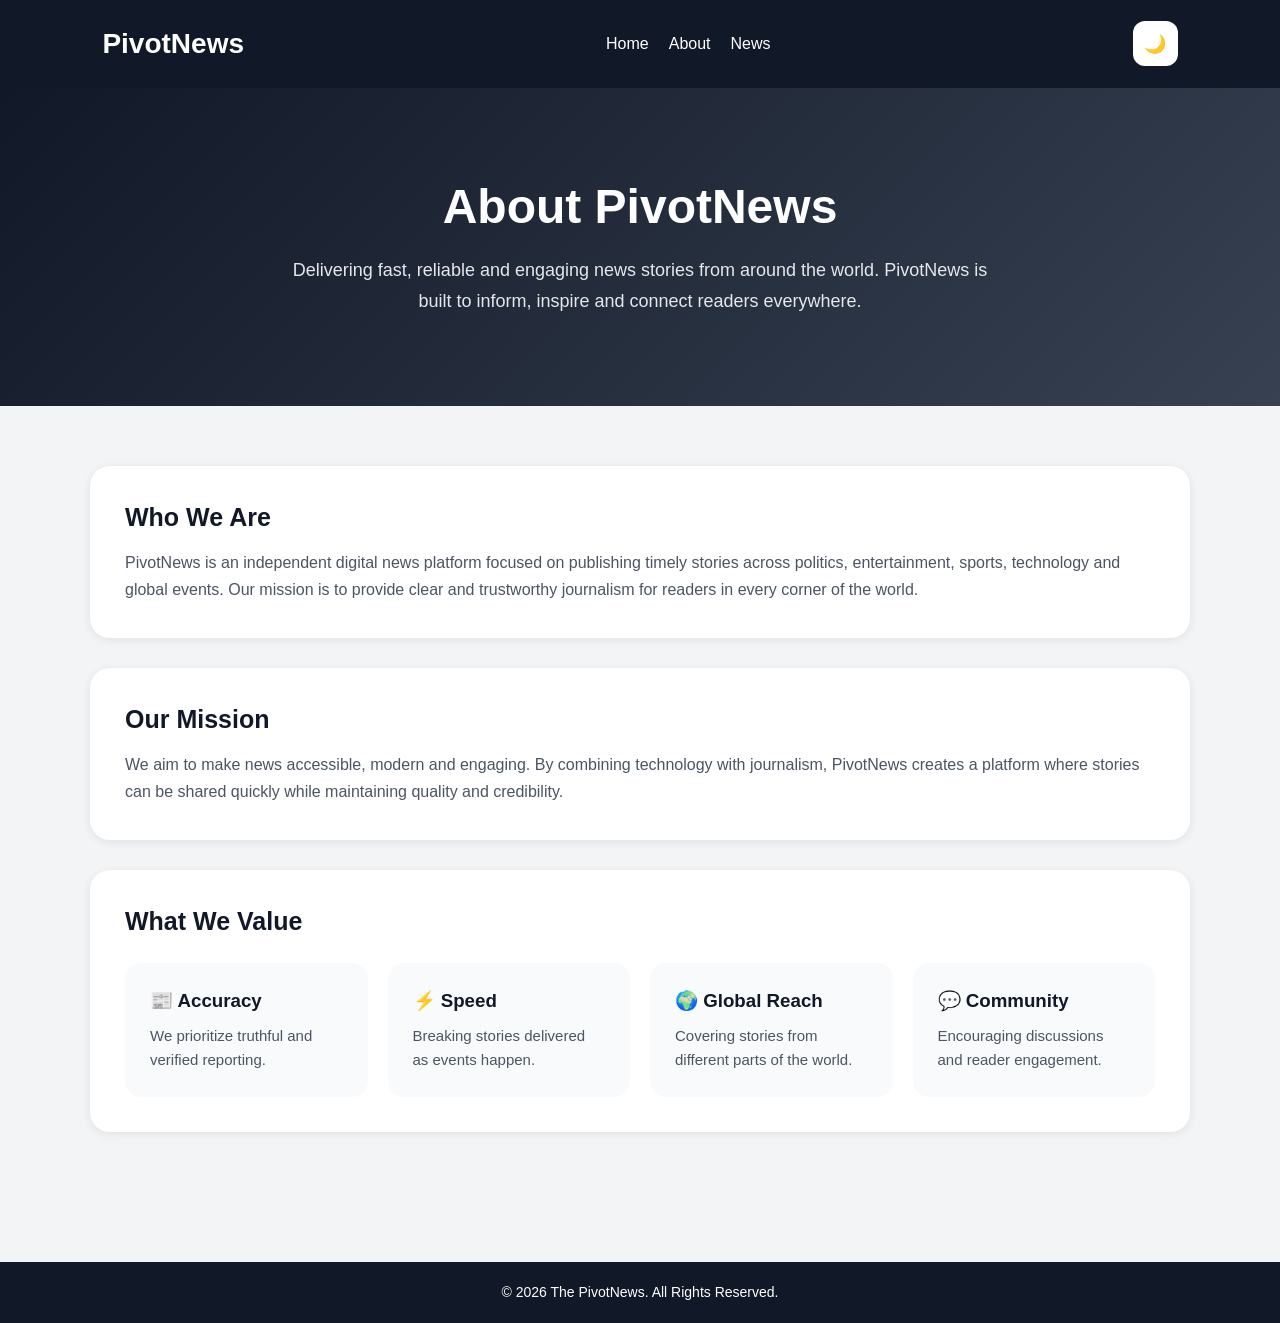
<file: about.html>
<!DOCTYPE html>
<html lang="en">

<head>
    <meta charset="UTF-8" />
    <meta name="viewport" content="width=device-width, initial-scale=1.0" />
    <title>About - PivotNews</title>
    
   <style>
    * {
        margin: 0;
        padding: 0;
        box-sizing: border-box;
        font-family: Arial, sans-serif;
    }

    html,
    body {
        width: 100%;
        min-height: 100%;
        overflow-x: hidden;
    }

    body {
        background: #f3f4f6;
        color: #111827;
        line-height: 1.7;
        transition: 0.3s;
    }

    /* =========================================
       HEADER
    ========================================= */

    header {
        width: 100%;
        background: #111827;
        color: white;

        padding: 20px 8%;

        display: flex;
        justify-content: space-between;
        align-items: center;

        gap: 20px;
    }

    .logo {
        font-size: 28px;
        font-weight: bold;

        white-space: nowrap;
    }

    /* =========================================
       NAVIGATION
    ========================================= */

    nav {
        display: flex;
        align-items: center;
        justify-content: center;

        gap: 20px;

        flex-wrap: wrap;
    }

    nav a {
        color: white;
        text-decoration: none;

        transition: 0.3s;

        white-space: nowrap;
    }

    nav a:hover {
        color: #d1d5db;
    }

    /* =========================================
       DARK MODE BUTTON
    ========================================= */

    #darkModeBtn {
        border: none;

        width: 45px;
        height: 45px;

        border-radius: 12px;

        cursor: pointer;

        font-size: 18px;

        background: white;

        color: #111827;

        flex-shrink: 0;
    }

    #darkModeBtn:hover {
        background: #e5e7eb;
    }

    /* =========================================
       HERO
    ========================================= */

    .hero {
        width: 100%;

        background:
            linear-gradient(
                135deg,
                #111827,
                #374151
            );

        color: white;

        padding: 80px 8%;

        text-align: center;
    }

    .hero h1 {
        font-size: 48px;

        line-height: 1.2;

        margin-bottom: 20px;
    }

    .hero p {
        width: 100%;
        max-width: 700px;

        margin: auto;

        font-size: 18px;

        line-height: 1.7;

        color: #e5e7eb;
    }

    /* =========================================
       MAIN CONTAINER
    ========================================= */

    .container {
        width: 90%;

        max-width: 1100px;

        margin: auto;

        padding: 60px 0;
    }

    /* =========================================
       SECTIONS
    ========================================= */

    .section {
        width: 100%;

        background: white;

        padding: 35px;

        border-radius: 20px;

        margin-bottom: 30px;

        box-shadow:
            0 2px 10px rgba(0, 0, 0, 0.08);
    }

    .section h2 {
        margin-bottom: 15px;

        color: #111827;

        font-size: 25px;

        line-height: 1.3;
    }

    .section p {
        color: #4b5563;

        line-height: 1.7;

        overflow-wrap: break-word;
    }

    /* =========================================
       VALUES
    ========================================= */

    .values {
        width: 100%;

        display: grid;

        grid-template-columns:
            repeat(
                auto-fit,
                minmax(220px, 1fr)
            );

        gap: 20px;

        margin-top: 25px;
    }

    .value-card {
        width: 100%;

        background: #f9fafb;

        padding: 25px;

        border-radius: 16px;

        transition: 0.3s;
    }

    .value-card:hover {
        transform: translateY(-5px);
    }

    .value-card h3 {
        margin-bottom: 10px;

        line-height: 1.4;
    }

    .value-card p {
        font-size: 15px;

        line-height: 1.6;
    }

    /* =========================================
       FOOTER
    ========================================= */

    footer {
        width: 100%;

        background: #111827;

        color: white;

        text-align: center;

        padding: 20px;

        margin-top: 40px;
    }

    footer p {
        font-size: 14px;

        line-height: 1.5;
    }

    /* =========================================
       DARK MODE
    ========================================= */

    .dark-mode {
        background: #111827;
        color: white;
    }

    .dark-mode header {
        background: #0f172a;
    }

    .dark-mode .section {
        background: #1f2937;
        color: white;
    }

    .dark-mode .value-card {
        background: #374151;
        color: white;
    }

    .dark-mode .section h2 {
        color: white;
    }

    .dark-mode .section p,
    .dark-mode .value-card p,
    .dark-mode .hero p {
        color: #d1d5db;
    }

    .dark-mode footer {
        background: #0f172a;
    }

    .dark-mode #darkModeBtn {
        background: #374151;
        color: white;
    }

    .dark-mode #darkModeBtn:hover {
        background: #4b5563;
    }

    /* =========================================
       LARGE DESKTOP
    ========================================= */

    @media (min-width: 1200px) {

        header {
            padding-left: 8%;
            padding-right: 8%;
        }

        .hero {
            padding-top: 90px;
            padding-bottom: 90px;
        }

    }

    /* =========================================
       TABLETS
       769px - 1000px
    ========================================= */

    @media (max-width: 1000px) {

        header {
            padding: 18px 5%;
        }

        .logo {
            font-size: 26px;
        }

        nav {
            gap: 15px;
        }

        .hero {
            padding: 65px 5%;
        }

        .hero h1 {
            font-size: 42px;
        }

        .hero p {
            font-size: 17px;
        }

        .container {
            width: 92%;

            padding-top: 50px;
            padding-bottom: 50px;
        }

        .section {
            padding: 30px;
        }

    }

    /* =========================================
       SMALL TABLETS
       601px - 768px
    ========================================= */

    @media (max-width: 768px) {

        header {
            padding: 16px 5%;

            justify-content: center;
        }

        .logo {
            width: 100%;

            text-align: center;

            font-size: 25px;
        }

        nav {
            gap: 15px;

            width: auto;
        }

        #darkModeBtn {
            width: 42px;
            height: 42px;
        }

        .hero {
            padding: 55px 5%;
        }

        .hero h1 {
            font-size: 36px;

            margin-bottom: 15px;
        }

        .hero p {
            font-size: 16px;
        }

        .container {
            width: 92%;

            padding: 45px 0;
        }

        .section {
            padding: 28px;

            border-radius: 16px;
        }

        .section h2 {
            font-size: 23px;
        }

        .values {
            grid-template-columns:
                repeat(2, minmax(0, 1fr));

            gap: 15px;
        }

        .value-card {
            padding: 20px;
        }

    }

    /* =========================================
       PHONES
       501px - 600px
    ========================================= */

    @media (max-width: 600px) {

        header {
            width: 100%;

            padding: 14px 15px;

            display: flex;

            flex-direction: column;

            gap: 12px;
        }

        .logo {
            font-size: 23px;
        }

        nav {
            width: 100%;

            gap: 12px;

            justify-content: center;
        }

        nav a {
            font-size: 14px;
        }

        #darkModeBtn {
            width: 40px;
            height: 40px;

            font-size: 16px;
        }

        .hero {
            padding: 50px 15px;
        }

        .hero h1 {
            font-size: 32px;

            line-height: 1.25;
        }

        .hero p {
            font-size: 15px;

            line-height: 1.6;
        }

        .container {
            width: 94%;

            padding: 35px 0;
        }

        .section {
            padding: 22px;

            border-radius: 14px;

            margin-bottom: 20px;
        }

        .section h2 {
            font-size: 21px;

            margin-bottom: 12px;
        }

        .section p {
            font-size: 14px;

            line-height: 1.7;
        }

        .values {
            grid-template-columns: 1fr;

            gap: 12px;

            margin-top: 20px;
        }

        .value-card {
            padding: 20px;
        }

        .value-card h3 {
            font-size: 17px;
        }

        .value-card p {
            font-size: 14px;
        }

        footer {
            padding: 18px 12px;

            margin-top: 20px;
        }

        footer p {
            font-size: 12px;
        }

    }

    /* =========================================
       VERY SMALL PHONES
       400px and below
    ========================================= */

    @media (max-width: 400px) {

        header {
            padding: 12px 10px;

            gap: 10px;
        }

        .logo {
            font-size: 21px;
        }

        nav {
            gap: 9px;
        }

        nav a {
            font-size: 12px;
        }

        #darkModeBtn {
            width: 38px;
            height: 38px;

            font-size: 15px;
        }

        .hero {
            padding: 40px 12px;
        }

        .hero h1 {
            font-size: 27px;

            margin-bottom: 12px;
        }

        .hero p {
            font-size: 13px;
        }

        .container {
            width: 94%;

            padding: 25px 0;
        }

        .section {
            padding: 18px;

            border-radius: 12px;

            margin-bottom: 15px;
        }

        .section h2 {
            font-size: 19px;
        }

        .section p {
            font-size: 13px;

            line-height: 1.65;
        }

        .value-card {
            padding: 17px;
        }

        .value-card h3 {
            font-size: 16px;
        }

        .value-card p {
            font-size: 13px;
        }

        footer {
            padding: 15px 8px;
        }

        footer p {
            font-size: 11px;
        }

    }

    /* =========================================
       EXTREMELY SMALL PHONES
       320px and below
    ========================================= */

    @media (max-width: 320px) {

        .logo {
            font-size: 19px;
        }

        nav {
            gap: 7px;
        }

        nav a {
            font-size: 11px;
        }

        #darkModeBtn {
            width: 35px;
            height: 35px;

            font-size: 13px;
        }

        .hero {
            padding: 35px 10px;
        }

        .hero h1 {
            font-size: 24px;
        }

        .hero p {
            font-size: 12px;
        }

        .container {
            width: 95%;
        }

        .section {
            padding: 15px;
        }

        .section h2 {
            font-size: 18px;
        }

        .section p {
            font-size: 12px;
        }

        .value-card {
            padding: 14px;
        }

        .value-card h3 {
            font-size: 15px;
        }

        .value-card p {
            font-size: 12px;
        }

        footer p {
            font-size: 10px;
        }

    }
</style>
</head>

<body>
    
    <!-- HEADER -->
    
    <header>
        
        <div class="logo">
            PivotNews
        </div>
        
        <nav>
            <a href="index.html">Home</a>
            <a href="about.html">About</a>
            <a href="allarticles.html">News</a>
        </nav>
        
        <button id="darkModeBtn">🌙</button>
        
    </header>
    
    <!-- HERO -->
    
    <section class="hero">
        
        <h1>About PivotNews</h1>
        
        <p>
            Delivering fast, reliable and engaging news stories
            from around the world. PivotNews is built to inform,
            inspire and connect readers everywhere.
        </p>
        
    </section>
    
    <!-- CONTENT -->
    
    <div class="container">
        
        <div class="section">
            
            <h2>Who We Are</h2>
            
            <p>
                PivotNews is an independent digital news platform
                focused on publishing timely stories across politics,
                entertainment, sports, technology and global events.
                Our mission is to provide clear and trustworthy
                journalism for readers in every corner of the world.
            </p>
            
        </div>
        
        <div class="section">
            
            <h2>Our Mission</h2>
            
            <p>
                We aim to make news accessible, modern and engaging.
                By combining technology with journalism, PivotNews
                creates a platform where stories can be shared quickly
                while maintaining quality and credibility.
            </p>
            
        </div>
        
        <div class="section">
            
            <h2>What We Value</h2>
            
            <div class="values">
                
                <div class="value-card">
                    <h3>📰 Accuracy</h3>
                    <p>
                        We prioritize truthful and verified reporting.
                    </p>
                </div>
                
                <div class="value-card">
                    <h3>⚡ Speed</h3>
                    <p>
                        Breaking stories delivered as events happen.
                    </p>
                </div>
                
                <div class="value-card">
                    <h3>🌍 Global Reach</h3>
                    <p>
                        Covering stories from different parts of the world.
                    </p>
                </div>
                
                <div class="value-card">
                    <h3>💬 Community</h3>
                    <p>
                        Encouraging discussions and reader engagement.
                    </p>
                </div>
                
            </div>
            
        </div>
        
    </div>
    
    <!-- FOOTER -->
    
    <footer>
        <p>&copy; 2026 The PivotNews. All Rights Reserved.</p>
    </footer>
    
    <script>
        const darkBtn = document.getElementById("darkModeBtn");
        
        function applyTheme() {
            const mode = localStorage.getItem("darkMode");
            
            if (mode === "enabled") {
                document.body.classList.add("dark-mode");
                
                if (darkBtn) darkBtn.textContent = "☀️";
            } else {
                document.body.classList.remove("dark-mode");
                
                if (darkBtn) darkBtn.textContent = "🌙";
            }
        }
        
        applyTheme();
        
        if (darkBtn) {
            darkBtn.addEventListener("click", () => {
                
                if (document.body.classList.contains("dark-mode")) {
                    localStorage.setItem("darkMode", "disabled");
                } else {
                    localStorage.setItem("darkMode", "enabled");
                }
                
                applyTheme();
            });
        }
    </script>
</body>

</html>
</file>
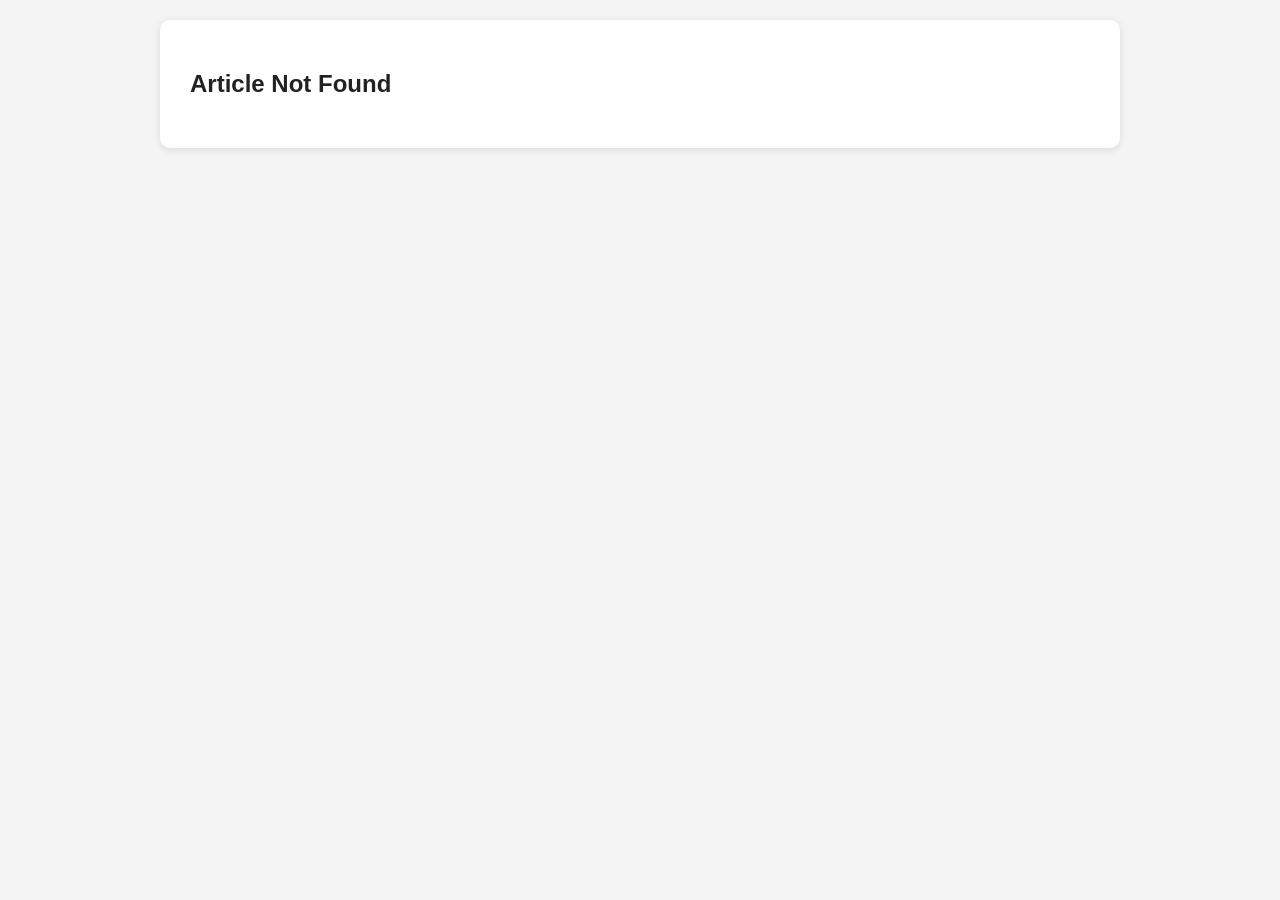
<file: article.html>
<!DOCTYPE html>
<html lang="en">

<head>
    <meta charset="UTF-8">
    <meta name="viewport" content="width=device-width, initial-scale=1.0">
    <title>Article Page</title>
    
    <style>
        body {
            font-family: Arial, sans-serif;
            background: #f4f4f4;
            margin: 0;
            padding: 20px;
            color: #222;
        }
        
        .article-container {
            max-width: 900px;
            margin: auto;
            background: white;
            padding: 30px;
            border-radius: 10px;
            box-shadow: 0 2px 8px rgba(0, 0, 0, 0.1);
        }
        
        h1 {
            margin-bottom: 10px;
        }
        
        .meta {
            color: #777;
            margin-bottom: 20px;
        }
        
        .content {
            line-height: 1.8;
            font-size: 18px;
        }
        
        a {
            text-decoration: none;
            color: #2563eb;
        }
    </style>
</head>

<body>
    
    <div class="article-container" id="article-container">
        
    </div>
    
    <script>
        const articleContainer = document.getElementById("article-container");
        
        // Get article ID from URL
        const params = new URLSearchParams(window.location.search);
        const id = Number(params.get("id"));
        
        // Load posts
        const posts = JSON.parse(localStorage.getItem("posts")) || [];
        
        // Find selected article
        const post = posts.find(p => p.id === id);
        
        if (post) {
            
            articleContainer.innerHTML = `

                <h1>${post.title}</h1>

                <p class="meta">
                    Published: ${post.date} | By ${post.author}
                </p>

                <div class="content">
                    ${post.content}
                </div>

                <br><br>

                <a href="index.html">← Back to Home</a>

            `;
            
        } else {
            
            articleContainer.innerHTML = `
                <h2>Article Not Found</h2>
            `;
            
        }
        
    </script>
    
</body>

</html>
</file>
